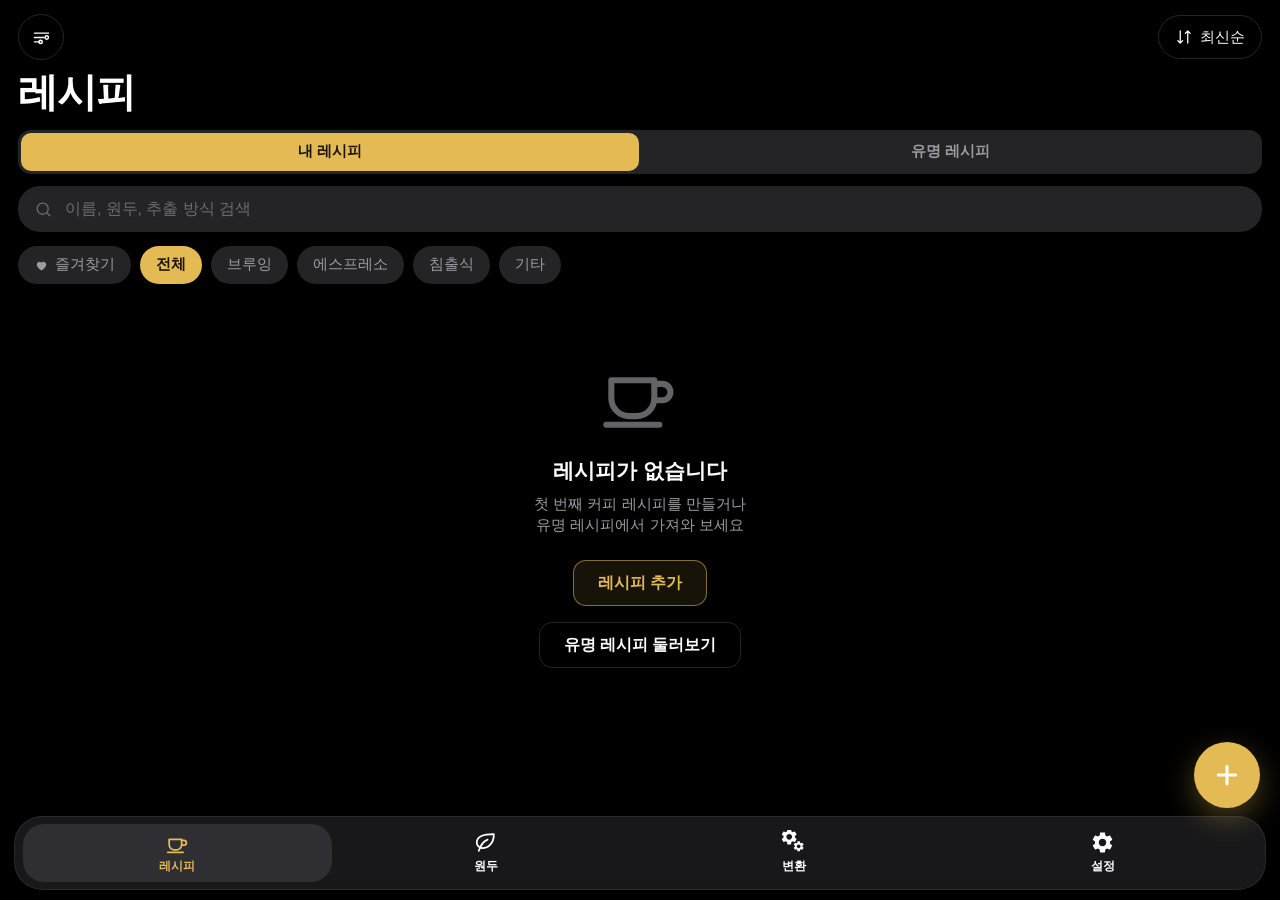
<file: index.html>
<!doctype html>
<html lang="ko">
<head>
<meta charset="utf-8">
<meta name="viewport" content="width=device-width, initial-scale=1, viewport-fit=cover, maximum-scale=1, user-scalable=no">
<meta name="theme-color" content="#000000">
<meta name="description" content="커피 레시피 · 원두 기록 · 그라인더 분쇄도 변환">
<meta name="apple-mobile-web-app-capable" content="yes">
<meta name="apple-mobile-web-app-status-bar-style" content="black">
<meta name="apple-mobile-web-app-title" content="Coffeere">
<link rel="manifest" href="manifest.webmanifest?v=20261121.2">
<link rel="icon" href="assets/icon.svg?v=20261121.2" type="image/svg+xml">
<link rel="apple-touch-icon" href="assets/icon.svg?v=20261121.2">
<link rel="stylesheet" href="assets/app.css?v=20261121.2">
<title>Coffeere · 커피 레시피</title>
</head>
<body>

<div id="app">
  <main id="view" class="view"></main>

  <button id="fab" class="fab" type="button" aria-label="추가">
    <svg viewBox="0 0 24 24" width="30" height="30" aria-hidden="true"><path d="M12 5v14M5 12h14" stroke="currentColor" stroke-width="2.4" stroke-linecap="round"/></svg>
  </button>

  <nav id="tabbar" class="tabbar" role="tablist"></nav>
</div>

<div id="sheets" class="sheets"></div>
<div id="toast" class="toast" role="status" aria-live="polite"></div>

<script src="assets/icons.js?v=20261121.2"></script>
<script src="assets/data.js?v=20261121.2"></script>
<script src="assets/library.js?v=20261121.2"></script>
<script src="assets/app.js?v=20261121.2"></script>
<script src="assets/sheets.js?v=20261121.2"></script>
<script src="assets/editor.js?v=20261121.2"></script>
<script src="assets/libview.js?v=20261121.2"></script>
<script src="assets/detail.js?v=20261121.2"></script>
</body>
</html>
</file>
<file: assets/app.css>
/* ===========================================================
   Coffeere — 다크 모바일 앱 테마
   =========================================================== */
:root{
  --bg:#000000;
  --surface:#1A1A1C;
  --surface-2:#242427;
  --surface-3:#2F2F33;
  --line:rgba(255,255,255,.08);
  --line-2:rgba(255,255,255,.14);

  --text:#FFFFFF;
  --text-2:#9B9BA1;
  --text-3:#6B6B72;

  --gold:#E3BA54;
  --gold-2:#F0D584;
  --gold-ink:#1A1403;
  --gold-tile:#3C300F;
  --gold-tile-2:#4C3C13;
  --gold-faint:rgba(227,186,84,.14);

  --red:#E35C4C;
  --blue:#4C9BE3;
  --green:#5BC47F;

  --r-sm:10px; --r-md:14px; --r-lg:20px; --r-xl:26px;
  --safe-t:env(safe-area-inset-top,0px);
  --safe-b:env(safe-area-inset-bottom,0px);
  --tabbar-h:74px;
  --mono:ui-monospace,"SF Mono",SFMono-Regular,Menlo,Consolas,monospace;
}

*{box-sizing:border-box;-webkit-tap-highlight-color:transparent}
html,body{height:100%}
body{
  margin:0; background:var(--bg); color:var(--text);
  font-family:-apple-system,BlinkMacSystemFont,"Apple SD Gothic Neo","Pretendard","Noto Sans KR",
    "Segoe UI",Roboto,sans-serif;
  font-size:16px; line-height:1.45;
  -webkit-font-smoothing:antialiased;
  overscroll-behavior-y:none;
}
button,input,textarea,select{font:inherit;color:inherit}
button{background:none;border:0;padding:0;cursor:pointer}
input,textarea,select{background:none;border:0;outline:none;width:100%}
a{color:var(--gold);text-decoration:none}
::placeholder{color:var(--text-3)}
::-webkit-scrollbar{width:0;height:0}

/* ---------- 레이아웃 ---------- */
#app{height:100%;display:flex;flex-direction:column}
.view{
  flex:1; overflow-y:auto; overflow-x:hidden; -webkit-overflow-scrolling:touch;
  padding:calc(var(--safe-t) + 14px) 18px calc(var(--tabbar-h) + var(--safe-b) + 28px);
}
.view::-webkit-scrollbar{display:none}

.topbar{display:flex;align-items:center;justify-content:space-between;min-height:44px;margin-bottom:4px}
.topbar .spacer{flex:1}
.iconbtn{
  width:46px;height:46px;border-radius:50%;
  border:1px solid var(--line-2);
  display:grid;place-items:center;color:#fff;
  transition:background .15s,border-color .15s;
}
.iconbtn:active{background:var(--surface-2)}
.iconbtn.labeled{width:auto;padding:0 16px;gap:7px;display:inline-flex;align-items:center;height:44px;border-radius:22px;font-size:15px}
.iconbtn.on{border-color:var(--gold);color:var(--gold)}

h1.page{font-size:40px;line-height:1.1;font-weight:800;letter-spacing:-.02em;margin:10px 0 16px}

/* ---------- 검색 ---------- */
.search{
  display:flex;align-items:center;gap:10px;
  background:var(--surface-2);border-radius:22px;padding:0 16px;height:46px;margin-bottom:12px;
}
.search svg{flex:0 0 auto;color:var(--text-3)}
.search input{font-size:15.5px}
.search .clear{color:var(--text-3);display:none;padding:4px}
.search.has input+.clear{display:block}

/* ---------- 칩 ---------- */
.chips{display:flex;gap:9px;overflow-x:auto;padding:2px 0 2px;margin:0 -18px 6px;padding-left:18px;padding-right:18px;scrollbar-width:none}
.chips::-webkit-scrollbar{display:none}
.chip{
  flex:0 0 auto;display:inline-flex;align-items:center;gap:6px;
  height:38px;padding:0 16px;border-radius:19px;
  background:var(--surface-2);color:var(--text-2);
  font-size:14.5px;font-weight:500;white-space:nowrap;
  transition:background .14s,color .14s;
}
.chip svg{width:15px;height:15px}
.chip.on{background:var(--gold);color:var(--gold-ink);font-weight:700}
.chip.on svg{color:var(--gold-ink)}
.chip.amber{background:var(--gold-tile);color:var(--gold)}
.chip.amber.on{background:var(--gold);color:var(--gold-ink)}

/* ---------- 빈 상태 ---------- */
.empty{
  min-height:48vh;display:flex;flex-direction:column;align-items:center;justify-content:center;
  text-align:center;gap:6px;padding:30px 10px;
}
.empty .ill{color:#6E6E74;margin-bottom:10px;opacity:.9}
.empty h2{font-size:21px;font-weight:700;margin:0}
.empty p{color:var(--text-2);font-size:15px;margin:0;white-space:pre-line}
.empty .btn{margin-top:18px}

.btn{
  display:inline-flex;align-items:center;justify-content:center;gap:8px;
  height:46px;padding:0 24px;border-radius:13px;
  border:1px solid rgba(227,186,84,.55);background:rgba(227,186,84,.1);
  color:var(--gold);font-size:16px;font-weight:600;
}
.btn:active{background:rgba(227,186,84,.2)}
.btn.solid{background:var(--gold);color:var(--gold-ink);border-color:var(--gold);font-weight:700}
.btn.wide{width:100%;height:56px;font-size:17px;border-radius:16px}
.btn.ghost{border-color:var(--line-2);background:transparent;color:var(--text)}
.btn.danger{border-color:rgba(227,92,76,.5);background:rgba(227,92,76,.1);color:var(--red)}

/* ---------- FAB ---------- */
.fab{
  position:fixed;right:20px;z-index:40;
  bottom:calc(var(--tabbar-h) + var(--safe-b) + 18px);
  width:66px;height:66px;border-radius:50%;
  background:var(--gold);color:#fff;
  display:grid;place-items:center;
  box-shadow:0 10px 30px rgba(227,186,84,.34),0 2px 8px rgba(0,0,0,.5);
  transition:transform .14s,opacity .2s;
}
.fab:active{transform:scale(.92)}
.fab[hidden]{display:none}

/* ---------- 탭바 ---------- */
.tabbar{
  position:fixed;left:14px;right:14px;z-index:35;
  bottom:calc(var(--safe-b) + 10px);
  height:var(--tabbar-h);
  background:rgba(26,26,28,.94);
  backdrop-filter:saturate(160%) blur(18px);
  -webkit-backdrop-filter:saturate(160%) blur(18px);
  border:1px solid var(--line);
  border-radius:28px;
  display:flex;align-items:center;justify-content:space-around;padding:0 8px;
}
.tabbtn{
  flex:1;height:58px;border-radius:21px;
  display:flex;flex-direction:column;align-items:center;justify-content:center;gap:3px;
  color:#fff;font-size:12px;font-weight:600;
  transition:background .16s,color .16s;
}
.tabbtn.on{background:var(--surface-3);color:var(--gold)}
.tabbtn svg{width:25px;height:25px}

/* ---------- 카드 / 리스트 ---------- */
.card{background:var(--surface);border-radius:var(--r-lg);padding:14px;margin-bottom:12px;overflow:hidden}
.card.tap:active{background:var(--surface-2)}
.sect{margin:22px 0 10px;font-size:14.5px;font-weight:600;color:var(--text-2);display:flex;align-items:baseline;gap:8px}
.sect .sub{font-size:13px;color:var(--text-3);font-weight:500}
.sect:first-child{margin-top:8px}

.group{background:var(--surface);border-radius:var(--r-lg);overflow:hidden;margin-bottom:12px}
.row{display:flex;align-items:center;gap:12px;padding:15px 16px;min-height:54px;border-bottom:1px solid var(--line)}
.row:last-child{border-bottom:0}
.row .lbl{flex:0 0 auto;color:var(--text-2);font-size:15px}
.row .val{flex:1;text-align:right;color:var(--text);font-size:15.5px}
.row input,.row textarea{text-align:left}
.row.tap:active{background:var(--surface-2)}
.row .chev{color:var(--text-3);flex:0 0 auto}

.field{padding:14px 16px;border-bottom:1px solid var(--line)}
.field:last-child{border-bottom:0}
.field input,.field textarea{font-size:16.5px;padding:2px 0}
.field textarea{resize:none;min-height:120px;line-height:1.55}
.field .cap{font-size:12.5px;color:var(--text-3);margin-bottom:2px;display:block}

/* ---------- 레시피 카드 ---------- */
.rcard{background:var(--surface);border-radius:var(--r-lg);padding:15px 16px;margin-bottom:11px;display:block;width:100%;text-align:left}
.rcard:active{background:var(--surface-2)}
.rcard .top{display:flex;align-items:flex-start;gap:12px}
.rcard .tile{
  width:42px;height:42px;border-radius:12px;flex:0 0 auto;
  background:var(--gold-tile);color:var(--gold);display:grid;place-items:center
}
.rcard .tile svg{width:23px;height:23px}
.rcard h3{margin:0;font-size:17px;font-weight:700;letter-spacing:-.01em}
.rcard .meta{color:var(--text-2);font-size:13.5px;margin-top:2px;white-space:nowrap;overflow:hidden;text-overflow:ellipsis}
.rcard .right{margin-left:auto;text-align:right;flex:0 0 auto}
.rcard .score{color:var(--gold);font-weight:700;font-family:var(--mono);font-size:15px}
.rcard .specs{display:flex;flex-wrap:wrap;gap:6px;margin-top:11px}
.spec{background:var(--surface-2);border-radius:9px;padding:5px 9px;font-size:12.5px;color:var(--text-2)}
.spec b{color:var(--text);font-weight:600;font-family:var(--mono)}

.notechip{display:inline-flex;align-items:center;height:25px;padding:0 10px;border-radius:13px;font-size:12.5px;font-weight:600}

/* ---------- 시트 ---------- */
.sheets{position:fixed;inset:0;z-index:60;pointer-events:none}
.sheet{
  position:absolute;inset:0;background:var(--bg);
  display:flex;flex-direction:column;pointer-events:auto;
  transform:translateY(100%);transition:transform .3s cubic-bezier(.32,.72,0,1);
}
.sheet.in{transform:translateY(0)}
.sheet.out{transform:translateY(100%)}
.sheet-head{
  position:relative;z-index:2;flex:0 0 auto;
  padding:calc(var(--safe-t) + 10px) 14px 10px;
  display:flex;align-items:center;gap:10px;
  background:rgba(0,0,0,.72);backdrop-filter:blur(14px);-webkit-backdrop-filter:blur(14px);
}
.sheet-head .title{flex:1;text-align:center;font-size:17.5px;font-weight:700}
.sheet-head .hbtn{
  min-width:74px;height:44px;border-radius:22px;border:1px solid var(--line-2);
  display:inline-flex;align-items:center;justify-content:center;padding:0 16px;font-size:15.5px
}
.sheet-head .hbtn.prim{color:var(--gold);border-color:rgba(227,186,84,.5)}
.sheet-head .hbtn.prim[disabled]{color:var(--text-3);border-color:var(--line);opacity:.6}
.sheet-head .hbtn.icon{min-width:44px;padding:0}
.sheet-body{flex:1;overflow-y:auto;overflow-x:hidden;-webkit-overflow-scrolling:touch;padding:6px 18px calc(var(--safe-b) + 34px)}
.sheet-body::-webkit-scrollbar{display:none}
.sheet-foot{
  flex:0 0 auto;padding:10px 18px calc(var(--safe-b) + 14px);
  background:linear-gradient(to top,var(--bg) 62%,transparent);
}

/* ---------- 추출 방식 선택 ---------- */
.devgrid{display:grid;grid-template-columns:repeat(6,1fr);gap:6px;margin-top:11px}
@media (min-width:560px){.devgrid{gap:12px}}
.dev{display:flex;flex-direction:column;align-items:center;gap:6px;min-width:0}
.dev .ic{
  width:100%;aspect-ratio:1;max-width:54px;border-radius:15px;
  background:var(--gold-tile);color:var(--gold);display:grid;place-items:center;
  transition:background .15s,color .15s,transform .12s;position:relative
}
.dev .ic svg{width:54%;height:54%}
.dev span{
  font-size:10.5px;color:var(--text-2);text-align:center;line-height:1.22;
  word-break:keep-all;letter-spacing:-.03em
}
@media (min-width:430px){.dev span{font-size:12px}}
.dev.on .ic{background:var(--gold);color:#fff;box-shadow:0 4px 14px rgba(227,186,84,.3)}
.dev.on span{color:var(--gold);font-weight:700}
.dev .ic:active{transform:scale(.94)}
.dev .own{position:absolute;top:5px;right:5px;width:6px;height:6px;border-radius:50%;background:var(--green)}

/* ---------- 파라미터 ---------- */
.params{display:grid;grid-template-columns:1fr 1fr;gap:10px}
.param{background:var(--surface-2);border-radius:var(--r-md);padding:10px;min-width:0;overflow:hidden}
.param .cap{font-size:12.5px;color:var(--text-2);margin-bottom:6px;display:block;white-space:nowrap}
.param .ctl{display:flex;align-items:center;gap:5px;min-width:0}
.stepbtn{
  width:30px;height:30px;flex:0 0 auto;border-radius:50%;
  background:var(--gold-tile-2);color:var(--gold);display:grid;place-items:center
}
.stepbtn:active{background:var(--gold);color:var(--gold-ink)}
.param .num{flex:1 1 auto;min-width:0;display:flex;align-items:baseline;justify-content:center;gap:1px;overflow:hidden}
.param .num input{
  font-family:var(--mono);font-weight:600;letter-spacing:-.03em;
  text-align:right;width:auto;flex:0 1 auto;min-width:0;
  font-size:clamp(15px,5.2vw,24px)
}
.param .num input.d5{font-size:clamp(13px,4.2vw,20px)}
.param .num input.d6{font-size:clamp(11px,3.4vw,16px)}
.param .num .u{font-size:10.5px;color:var(--text-2);flex:0 0 auto}

/* ---------- 분쇄도 ---------- */
.grindbox{margin-top:16px}
.grindhead{display:flex;align-items:baseline;gap:7px;min-width:0}
.grindhead .t{font-size:15px;color:var(--text-2)}
.grindhead .g{font-size:15px;color:var(--text);font-weight:600;min-width:0;overflow:hidden;text-overflow:ellipsis;white-space:nowrap}
.grindhead .v{margin-left:auto;font-family:var(--mono);font-size:20px;font-weight:700;flex:0 0 auto}
.slider{-webkit-appearance:none;appearance:none;width:100%;height:30px;background:transparent;margin-top:6px;display:block}
.slider::-webkit-slider-runnable-track{height:6px;border-radius:3px;background:var(--track,#3A3A3E)}
.slider::-moz-range-track{height:6px;border-radius:3px;background:#3A3A3E}
.slider::-moz-range-progress{height:6px;border-radius:3px;background:var(--gold)}
.slider::-webkit-slider-thumb{
  -webkit-appearance:none;width:22px;height:22px;border-radius:50%;background:#fff;
  margin-top:-8px;box-shadow:0 2px 6px rgba(0,0,0,.55)
}
.slider::-moz-range-thumb{width:22px;height:22px;border:0;border-radius:50%;background:#fff}
.note{
  display:flex;gap:9px;align-items:flex-start;margin-top:14px;
  font-size:13px;color:var(--text-2);line-height:1.5
}
.note svg{flex:0 0 auto;color:var(--blue);margin-top:1px}
.note.amber svg{color:var(--gold)}

/* ---------- 푸어링 스텝 ---------- */
.step{background:var(--surface-2);border-radius:var(--r-md);margin-bottom:10px;overflow:hidden}
.step .shead{display:flex;align-items:center;gap:9px;padding:14px 13px;min-width:0}
.step .idx{
  width:28px;height:28px;flex:0 0 auto;border-radius:50%;
  background:var(--gold);color:var(--gold-ink);display:grid;place-items:center;
  font-size:13px;font-weight:800;font-family:var(--mono)
}
.step .time{font-family:var(--mono);font-size:21px;font-weight:700;letter-spacing:-.01em}
.step .dot{color:var(--text-3)}
.step .amt{font-family:var(--mono);font-size:17px;font-weight:600}
.step .cum{font-family:var(--mono);font-size:14px;color:var(--text-3)}
.step .tag{font-size:13.5px;color:var(--text-2);margin-left:2px;overflow:hidden;text-overflow:ellipsis;white-space:nowrap}
.step .exp{margin-left:auto;color:var(--text-3);flex:0 0 auto;padding:6px;transition:transform .2s}
.step.open .exp{transform:rotate(180deg)}
.step .sbody{display:none;padding:0 14px 14px;border-top:1px solid var(--line);margin-top:2px;padding-top:13px}
.step.open .sbody{display:block}
.step .sbody .params{grid-template-columns:1fr 1fr}
.step .srow{display:flex;gap:10px;align-items:center;margin-top:11px}
.step .srow input{background:var(--surface-3);border-radius:10px;padding:10px 12px;font-size:15px}
.step .del{color:var(--text-3);padding:7px;flex:0 0 auto}
.addstep{
  width:100%;height:54px;border-radius:15px;border:1px dashed rgba(227,186,84,.45);
  background:rgba(227,186,84,.07);color:var(--gold);font-size:15.5px;font-weight:600;
  display:flex;align-items:center;justify-content:center;gap:7px
}

/* ---------- 평점 ---------- */
.ratebox{background:var(--surface);border-radius:var(--r-lg);padding:15px 16px}
.ratehead{display:flex;align-items:center;gap:10px}
.ratehead .t{font-size:16px;font-weight:600}
.ratehead .v{margin-left:auto;font-family:var(--mono);font-size:25px;font-weight:700;color:var(--gold)}
.ratehead .clr{color:var(--text-3);padding:3px}
.stars{display:flex;justify-content:center;gap:10px;margin-top:10px;touch-action:none}
.stars svg{width:50px;height:50px;color:#3A3A3E;flex:0 0 auto}
.stars .s.fill svg{color:var(--gold)}
.stars .s{position:relative;display:block}
.stars .s .half{position:absolute;inset:0;overflow:hidden;width:0}
.stars .s .half svg{color:var(--gold)}

/* ---------- 색상 팔레트 ---------- */
.palette{display:flex;gap:11px;flex-wrap:wrap;padding:14px 16px}
.sw{width:34px;height:34px;border-radius:50%;border:2px solid transparent;transition:transform .12s}
.sw.on{border-color:#fff;transform:scale(1.12)}

/* ---------- 변환 ---------- */
.convbox{background:var(--surface);border-radius:var(--r-lg);padding:16px;margin-bottom:12px}
.convbox .cap{font-size:13px;color:var(--text-2);display:block;margin-bottom:9px}
.gpick{
  display:flex;align-items:center;gap:10px;width:100%;
  background:var(--surface-2);border-radius:var(--r-md);padding:13px 14px;text-align:left
}
.gpick .nm{flex:1;font-size:16px;font-weight:600}
.gpick .un{font-size:13px;color:var(--text-3)}
.bigval{display:flex;align-items:center;gap:12px;margin-top:13px}
.bigval .n{
  flex:1;text-align:center;font-family:var(--mono);font-size:42px;font-weight:700;letter-spacing:-.03em
}
.bigval .n .u{font-size:15px;color:var(--text-2);font-weight:500;margin-left:3px}
.bigval .stepbtn{width:44px;height:44px}
.swapbtn{
  width:44px;height:44px;border-radius:50%;background:var(--gold-tile);color:var(--gold);
  display:grid;place-items:center;margin:4px auto
}
.conv-res{display:flex;align-items:center;gap:12px;padding:14px 16px;border-bottom:1px solid var(--line)}
.conv-res:last-child{border-bottom:0}
.conv-res .nm{flex:1;font-size:15.5px}
.conv-res .nm small{display:block;color:var(--text-3);font-size:12.5px}
.conv-res .vv{font-family:var(--mono);font-size:20px;font-weight:700;color:var(--gold)}
.conv-res.warn .vv{color:var(--text-3)}
.micron{text-align:center;font-family:var(--mono);font-size:14px;color:var(--text-2);margin-top:12px}
.micron b{color:var(--gold-2);font-size:17px}

/* ---------- 토글 ---------- */
.sw-toggle{
  width:51px;height:31px;border-radius:16px;background:#39393D;flex:0 0 auto;position:relative;
  transition:background .2s
}
.sw-toggle::after{
  content:"";position:absolute;top:2px;left:2px;width:27px;height:27px;border-radius:50%;
  background:#fff;transition:transform .2s;box-shadow:0 1px 3px rgba(0,0,0,.4)
}
.sw-toggle.on{background:var(--gold)}
.sw-toggle.on::after{transform:translateX(20px)}

.check{width:24px;height:24px;border-radius:50%;border:1.6px solid var(--line-2);display:grid;place-items:center;flex:0 0 auto;color:transparent}
.check.on{background:var(--gold);border-color:var(--gold);color:var(--gold-ink)}

/* ---------- 상세 ---------- */
.detail-hero{text-align:center;padding:10px 0 18px}
.detail-hero .tile{
  width:72px;height:72px;border-radius:21px;background:var(--gold-tile);color:var(--gold);
  display:grid;place-items:center;margin:0 auto 12px
}
.detail-hero .tile svg{width:38px;height:38px}
.detail-hero h2{margin:0 0 4px;font-size:25px;font-weight:800;letter-spacing:-.02em}
.detail-hero p{margin:0;color:var(--text-2);font-size:14.5px}
.kpis{display:grid;grid-template-columns:repeat(4,1fr);gap:9px;margin-bottom:14px}
.kpi{background:var(--surface);border-radius:var(--r-md);padding:12px 6px;text-align:center}
.kpi .n{font-family:var(--mono);font-size:19px;font-weight:700;letter-spacing:-.02em}
.kpi .n small{font-size:11px;color:var(--text-2);font-weight:500}
.kpi .c{font-size:11.5px;color:var(--text-3);margin-top:2px}

/* ---------- 타이머 ---------- */
.timer{background:var(--surface);border-radius:var(--r-lg);padding:18px 16px;text-align:center;margin-bottom:12px}
.timer .clock{font-family:var(--mono);font-size:56px;font-weight:700;letter-spacing:-.04em;line-height:1}
.timer .target{color:var(--text-2);font-size:14px;margin-top:2px;font-family:var(--mono)}
.timer .bar{height:6px;border-radius:3px;background:#3A3A3E;margin:14px 0 4px;overflow:hidden}
.timer .bar>i{display:block;height:100%;background:var(--gold);border-radius:3px;transition:width .3s linear}
.timer .now{font-size:15px;margin-top:10px;min-height:22px}
.timer .now b{color:var(--gold)}
.timer .ctrls{display:flex;gap:10px;margin-top:14px}
.timer .ctrls .btn{flex:1}
.tl{margin-top:4px}
.tl .ti{display:flex;align-items:center;gap:11px;padding:10px 2px;opacity:.5;transition:opacity .2s}
.tl .ti.act{opacity:1}
.tl .ti.done{opacity:.75}
.tl .ti .d{width:9px;height:9px;border-radius:50%;background:var(--text-3);flex:0 0 auto}
.tl .ti.act .d{background:var(--gold);box-shadow:0 0 0 5px rgba(227,186,84,.2)}
.tl .ti.done .d{background:var(--green)}
.tl .ti .tt{font-family:var(--mono);font-size:15px;width:52px;flex:0 0 auto}
.tl .ti .gg{font-family:var(--mono);font-size:15px;font-weight:600}
.tl .ti .nn{font-size:13.5px;color:var(--text-2);margin-left:auto;text-align:right;min-width:0}
.tl .ti .nn small{display:block;color:var(--text-3);font-size:12px;margin-top:1px}

/* ---------- 토스트 ---------- */
.toast{
  position:fixed;left:50%;bottom:calc(var(--tabbar-h) + var(--safe-b) + 98px);
  transform:translate(-50%,16px);z-index:90;
  background:rgba(44,44,48,.97);color:#fff;border-radius:14px;padding:12px 20px;
  font-size:14.5px;font-weight:500;opacity:0;pointer-events:none;transition:opacity .22s,transform .22s;
  max-width:88vw;text-align:center;box-shadow:0 8px 28px rgba(0,0,0,.5)
}
.toast.on{opacity:1;transform:translate(-50%,0)}

/* ---------- 기타 ---------- */
.hint{font-size:13px;color:var(--text-3);line-height:1.5;padding:0 4px;margin:-4px 0 14px}
.inline-add{display:flex;gap:9px;align-items:center;padding:12px 16px}
.inline-add input{background:var(--surface-2);border-radius:11px;padding:11px 13px;font-size:15px}
.inline-add .btn{height:42px;padding:0 16px;flex:0 0 auto;border-radius:11px}
.tagwrap{display:flex;flex-wrap:wrap;gap:8px;padding:0 16px 14px}
.tag{display:inline-flex;align-items:center;gap:7px;height:32px;padding:0 12px;border-radius:16px;font-size:13.5px;font-weight:600}
.tag button{opacity:.65;display:grid;place-items:center}
.seg{display:flex;background:var(--surface-2);border-radius:13px;padding:3px;gap:3px;margin-bottom:12px}
.seg button{flex:1;height:38px;border-radius:10px;font-size:14.5px;color:var(--text-2);font-weight:600}
.seg button.on{background:var(--gold);color:var(--gold-ink)}
.listbtn{display:flex;align-items:center;gap:12px;width:100%;padding:15px 16px;border-bottom:1px solid var(--line);text-align:left}
.listbtn:last-child{border-bottom:0}
.listbtn .nm{flex:1;font-size:15.5px}
.listbtn .nm small{display:block;color:var(--text-3);font-size:12.5px;margin-top:1px}
.listbtn:active{background:var(--surface-2)}
.dotcol{width:11px;height:11px;border-radius:50%;flex:0 0 auto}

/* 유명 레시피 팁 */
.card.tips p{margin:0 0 13px;color:var(--text-2);font-size:14.5px;line-height:1.68}
.card.tips p:last-child{margin-bottom:0}
.card.tips b{color:var(--text);font-weight:600}

/* 같은 원두로 내린 기록 */
.histscore{
  flex:0 0 auto;min-width:38px;height:28px;border-radius:9px;
  display:inline-flex;align-items:center;justify-content:center;
  background:var(--gold-tile);color:var(--gold);
  font-family:var(--mono);font-size:14px;font-weight:700
}
.histscore.none{background:var(--surface-2);color:var(--text-3)}
.histbest{
  display:inline-block;margin-left:6px;padding:1px 7px;border-radius:9px;
  background:var(--gold);color:var(--gold-ink);font-size:10.5px;font-weight:700;vertical-align:1px
}

/* 추출 후 평점 */
.brewdone{display:none}
.brewdone.on{display:block;animation:brewdone-in .32s ease-out}
@keyframes brewdone-in{from{opacity:0;transform:translateY(8px)}to{opacity:1;transform:none}}
.brewdone .ratebox{border:1px solid rgba(227,186,84,.35)}
.brewdone .hint{margin-top:10px}
</file>
